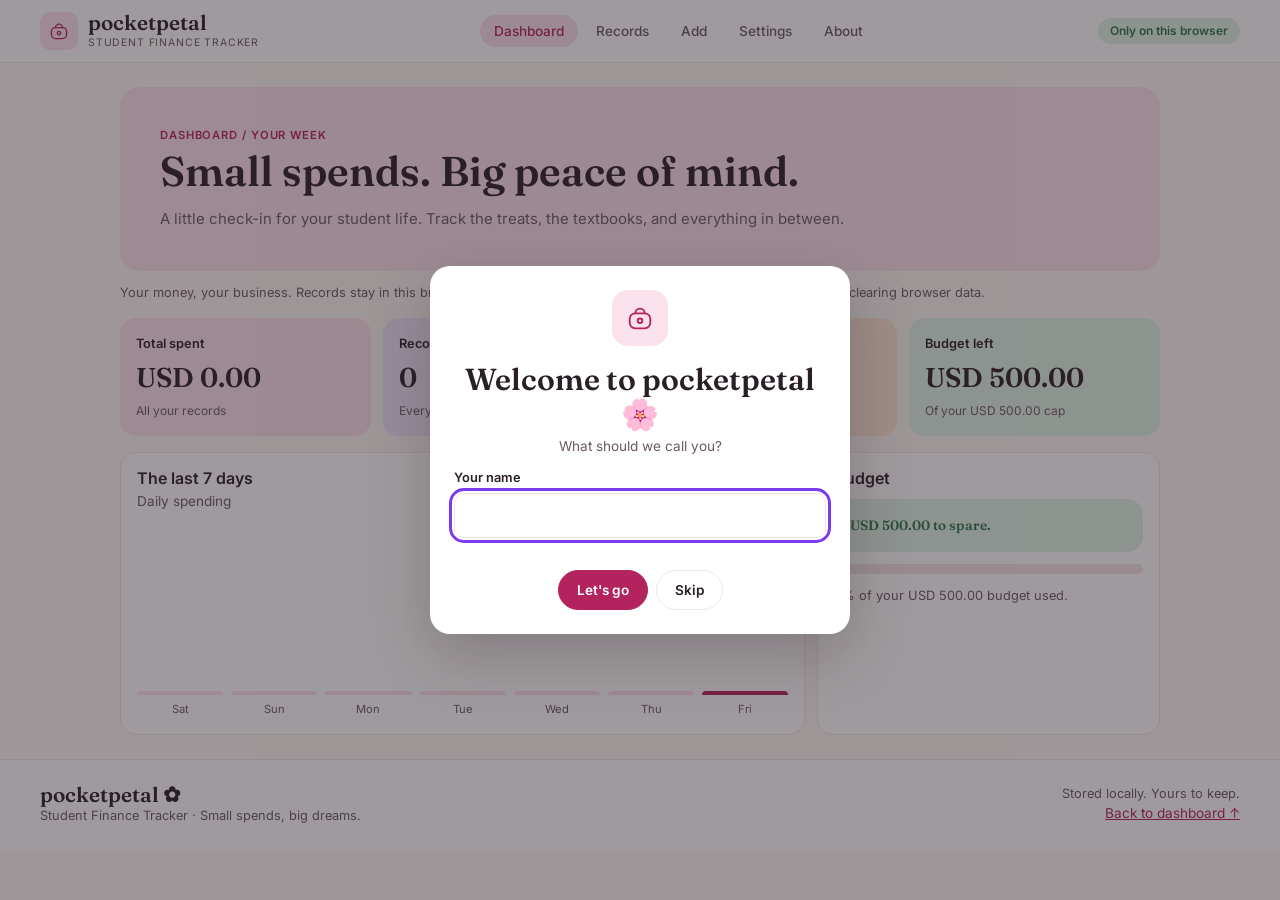
<file: index.html>
<!DOCTYPE html>
<html lang="en">
<head>
  <meta charset="UTF-8">
  <meta name="viewport" content="width=device-width, initial-scale=1.0">
  <meta name="author" content="Fatma Samir">
  <title>pocketpetal · Student Finance Tracker</title>
  <link rel="icon" href="data:,">
  <link rel="stylesheet" href="styles/main.css">
</head>
<body>
  <a href="#main" class="skip-link">Skip to content</a>

  <header class="site-header">
    <a href="#dashboard" class="brand">
      <span class="brand-icon" aria-hidden="true">
        <svg viewBox="0 0 32 32" width="22" height="22" fill="none" stroke="currentColor" stroke-width="2" stroke-linecap="round" stroke-linejoin="round">
          <path d="M11 11a5 5 0 0 1 10 0"/>
          <rect x="5" y="11" width="22" height="16" rx="6"/>
          <circle cx="16" cy="19" r="2.5"/>
        </svg>
      </span>
      <span>
        <span class="brand-name">pocketpetal</span>
        <span class="brand-sub">Student Finance Tracker</span>
      </span>
    </a>
    <nav aria-label="Main">
      <ul>
        <li><a href="#dashboard">Dashboard</a></li>
        <li><a href="#records">Records</a></li>
        <li><a href="#add">Add</a></li>
        <li><a href="#settings">Settings</a></li>
        <li><a href="#about">About</a></li>
      </ul>
    </nav>
    <p class="badge badge-mint">Only on this browser</p>
  </header>

  <main id="main" tabindex="-1">
    <section id="dashboard" aria-labelledby="dashboard-title">
      <div class="hero">
        <p class="eyebrow">Dashboard / Your week</p>
        <h1 id="dashboard-title">Small spends. Big peace of mind.</h1>
        <p class="hero-text">A little check-in for your student life. Track the treats, the textbooks, and everything in between.</p>
      </div>
      <p class="note">Your money, your business. Records stay in this browser, with no account and no cloud sync. Export a backup before clearing browser data.</p>

      <div class="stats">
        <p class="stat stat-pink"><span class="stat-label">Total spent</span><strong id="stat-total">0</strong><span class="stat-note">All your records</span></p>
        <p class="stat stat-lavender"><span class="stat-label">Records</span><strong id="stat-count">0</strong><span class="stat-note">Every little spend counts</span></p>
        <p class="stat stat-peach"><span class="stat-label">Top category</span><strong id="stat-top">-</strong><span class="stat-note">Where most money went</span></p>
        <p class="stat stat-mint"><span class="stat-label">Budget left</span><strong id="stat-left">0</strong><span class="stat-note" id="stat-left-note">Of your cap</span></p>
      </div>

      <div class="dash-grid">
        <div class="card">
          <h2 class="card-title">The last 7 days</h2>
          <p class="card-sub">Daily spending</p>
          <ul id="chart" class="chart" aria-label="Spending in the last 7 days"></ul>
        </div>
        <div class="card cap-card">
          <h2 class="card-title">Budget</h2>
          <p id="cap-message" class="cap" role="status" aria-live="polite"></p>
          <div class="progress" aria-hidden="true"><span id="cap-bar" class="progress-bar"></span></div>
          <p id="cap-detail" class="small"></p>
        </div>
      </div>
    </section>

    <section id="records" aria-labelledby="records-title">
      <div class="section-head">
        <span class="section-number" aria-hidden="true">02</span>
        <div>
          <p class="eyebrow">Records</p>
          <h2 id="records-title">Your spending diary</h2>
          <p class="section-sub">Find a spend, make a tweak, keep the story tidy.</p>
        </div>
      </div>

      <div class="card toolbar">
        <div class="field field-grow">
          <label for="search-input">Search &amp; highlight (regex)</label>
          <input type="text" id="search-input" placeholder="e.g. coffee|tea">
        </div>
        <div class="field">
          <label for="sort-select">Sort by</label>
          <select id="sort-select">
            <option value="date-desc">Date (newest first)</option>
            <option value="date-asc">Date (oldest first)</option>
            <option value="description-asc">Description (A-Z)</option>
            <option value="description-desc">Description (Z-A)</option>
            <option value="amount-asc">Amount (low to high)</option>
            <option value="amount-desc">Amount (high to low)</option>
          </select>
        </div>
        <label class="check"><input type="checkbox" id="search-case" checked> Ignore case</label>
        <p id="search-error" class="error" role="status" aria-live="polite"></p>
      </div>

      <p id="records-status" role="status" aria-live="polite"></p>

      <div class="card table-card">
        <table>
          <thead>
            <tr><th scope="col">Date</th><th scope="col">Description</th><th scope="col">Category</th><th scope="col">Amount</th><th scope="col">Actions</th></tr>
          </thead>
          <tbody id="records-body"></tbody>
        </table>
        <p id="records-total" class="table-total"></p>
      </div>

      <div id="empty-state" class="empty" hidden>
        <p class="eyebrow">A fresh diary</p>
        <p class="empty-title">No records yet. Your first spend starts the story.</p>
        <a href="#add" class="button-link">Add first spend</a>
      </div>
    </section>

    <section id="add" aria-labelledby="add-title">
      <div class="section-head">
        <span class="section-number" aria-hidden="true">03</span>
        <div>
          <p class="eyebrow">Add transaction</p>
          <h2 id="add-title">Log a little spend</h2>
          <p class="section-sub">The small stuff adds up. Give it a place in your diary.</p>
        </div>
      </div>

      <div class="add-grid">
        <form id="record-form" class="card" novalidate>
          <div class="field form-wide">
            <label for="description">Description</label>
            <input type="text" id="description" aria-describedby="description-error">
            <p id="description-error" class="error"></p>
          </div>
          <div class="field">
            <label for="amount">Amount (USD)</label>
            <input type="text" id="amount" inputmode="decimal" aria-describedby="amount-error">
            <p id="amount-error" class="error"></p>
          </div>
          <div class="field">
            <label for="category">Category</label>
            <select id="category" aria-describedby="category-error"></select>
            <p id="category-error" class="error"></p>
          </div>
          <div class="field">
            <label for="date">Date</label>
            <input type="date" id="date" aria-describedby="date-error">
            <p id="date-error" class="error"></p>
          </div>
          <div class="form-wide">
            <button type="submit">Add transaction</button>
            <p id="form-status" role="status" aria-live="polite"></p>
          </div>
        </form>

        <aside class="tip" aria-label="Tip">
          <span class="tip-icon" aria-hidden="true">✿</span>
          <h3>Tiny habits, happy wallet.</h3>
          <p>Log it while it's fresh. Your saved spend updates the diary, chart, and budget together.</p>
        </aside>
      </div>
    </section>

    <section id="settings" aria-labelledby="settings-title">
      <div class="section-head">
        <span class="section-number" aria-hidden="true">04</span>
        <div>
          <p class="eyebrow">Settings</p>
          <h2 id="settings-title">Make it yours</h2>
          <p class="section-sub">A budget that fits your life, not the other way around.</p>
        </div>
      </div>

      <p id="settings-status" role="status" aria-live="polite"></p>

      <div class="settings-grid">
        <div class="card">
          <h3>Your name</h3>
          <form id="name-form">
            <label for="name-input">Name</label>
            <input type="text" id="name-input">
            <button type="submit">Save name</button>
          </form>
        </div>

        <div class="card">
          <h3>Budget &amp; gentle warnings</h3>
          <form id="cap-form">
            <label for="cap-input">Budget cap (USD)</label>
            <input type="text" id="cap-input" inputmode="decimal">
            <label for="warn-select">Warn me at</label>
            <select id="warn-select">
              <option value="50">50% of my budget</option>
              <option value="75">75% of my budget</option>
              <option value="90">90% of my budget</option>
            </select>
            <button type="submit">Save budget</button>
          </form>
        </div>

        <div class="card">
          <h3>Currencies &amp; rates</h3>
          <label for="currency-select">Show amounts in</label>
          <select id="currency-select">
            <option value="USD">USD (base)</option>
            <option value="EUR">EUR</option>
            <option value="RWF">RWF</option>
          </select>
          <form id="rates-form">
            <label for="rate-eur">1 USD in EUR</label>
            <input type="text" id="rate-eur" inputmode="decimal">
            <label for="rate-rwf">1 USD in RWF</label>
            <input type="text" id="rate-rwf" inputmode="decimal">
            <button type="submit">Save rates</button>
          </form>
        </div>

        <div class="card">
          <h3>Your categories</h3>
          <ul id="category-list" class="pill-list"></ul>
          <form id="category-form">
            <label for="new-category">New category name</label>
            <input type="text" id="new-category" placeholder="e.g. Personal care">
            <button type="submit">Add category</button>
          </form>
        </div>

        <div class="card card-wide">
          <h3>Import, export &amp; a little safety net</h3>
          <p class="card-sub">Browser-only means no automatic recovery. Keep a copy somewhere safe.</p>
          <button type="button" id="sample-btn">Load sample data</button>
          <button type="button" id="export-btn">Export JSON</button>
          <label for="import-file">Restore a JSON backup</label>
          <input type="file" id="import-file" accept=".json,application/json">
          <p class="habit"><span class="chip">Suggested habit</span> Make Sunday your backup day. A tiny export is a big safety net.</p>
        </div>
      </div>
    </section>

    <section id="about" aria-labelledby="about-title">
      <div class="section-head">
        <span class="section-number" aria-hidden="true">05</span>
        <div>
          <p class="eyebrow">About</p>
          <h2 id="about-title">A pocket-sized bit of calm</h2>
          <p class="section-sub">About pocketpetal, your student finance tracker</p>
        </div>
      </div>

      <div class="about-card">
        <div>
          <h3>Less money stress. More student life.</h3>
          <p>pocketpetal is a one-page spending diary for students. Record purchases, see where your money goes, and get a nudge before you go over budget. Built with plain (vanilla) HTML, CSS and JavaScript.</p>
          <p class="small">Nothing is sent to a server. Clearing site data removes your records, so your exported JSON backup is your way back.</p>
        </div>
        <div class="contact">
          <h3>Contact</h3>
          <p>Made by Fatma Samir.</p>
          <ul>
            <li>GitHub: <a href="https://github.com/fmohamed-a11y">fmohamed-a11y</a></li>
            <li>Email: <a href="mailto:f.mohamed@alustudent.com">f.mohamed@alustudent.com</a></li>
          </ul>
        </div>
      </div>
    </section>
  </main>

  <footer class="site-footer">
    <div>
      <p class="brand-name">pocketpetal ✿</p>
      <p class="small">Student Finance Tracker · Small spends, big dreams.</p>
    </div>
    <div class="footer-right">
      <p class="small">Stored locally. Yours to keep.</p>
      <a href="#dashboard">Back to dashboard ↑</a>
    </div>
  </footer>

  <dialog id="welcome" class="welcome" aria-labelledby="welcome-title">
    <form id="welcome-form" novalidate>
      <span class="brand-icon brand-icon-large" aria-hidden="true">
        <svg viewBox="0 0 32 32" width="30" height="30" fill="none" stroke="currentColor" stroke-width="2" stroke-linecap="round" stroke-linejoin="round">
          <path d="M11 11a5 5 0 0 1 10 0"/>
          <rect x="5" y="11" width="22" height="16" rx="6"/>
          <circle cx="16" cy="19" r="2.5"/>
        </svg>
      </span>
      <h2 id="welcome-title">Welcome to pocketpetal 🌸</h2>
      <p class="card-sub">What should we call you?</p>
      <label for="welcome-name">Your name</label>
      <input type="text" id="welcome-name" aria-describedby="welcome-error" autocomplete="given-name">
      <p id="welcome-error" class="error" role="status" aria-live="polite"></p>
      <div class="dialog-actions">
        <button type="submit">Let's go</button>
        <button type="button" id="welcome-skip" class="button-ghost">Skip</button>
      </div>
    </form>
  </dialog>

  <div id="toast" class="toast" role="status" aria-live="polite"></div>

  <script type="module" src="scripts/main.js"></script>
</body>
</html>
</file>
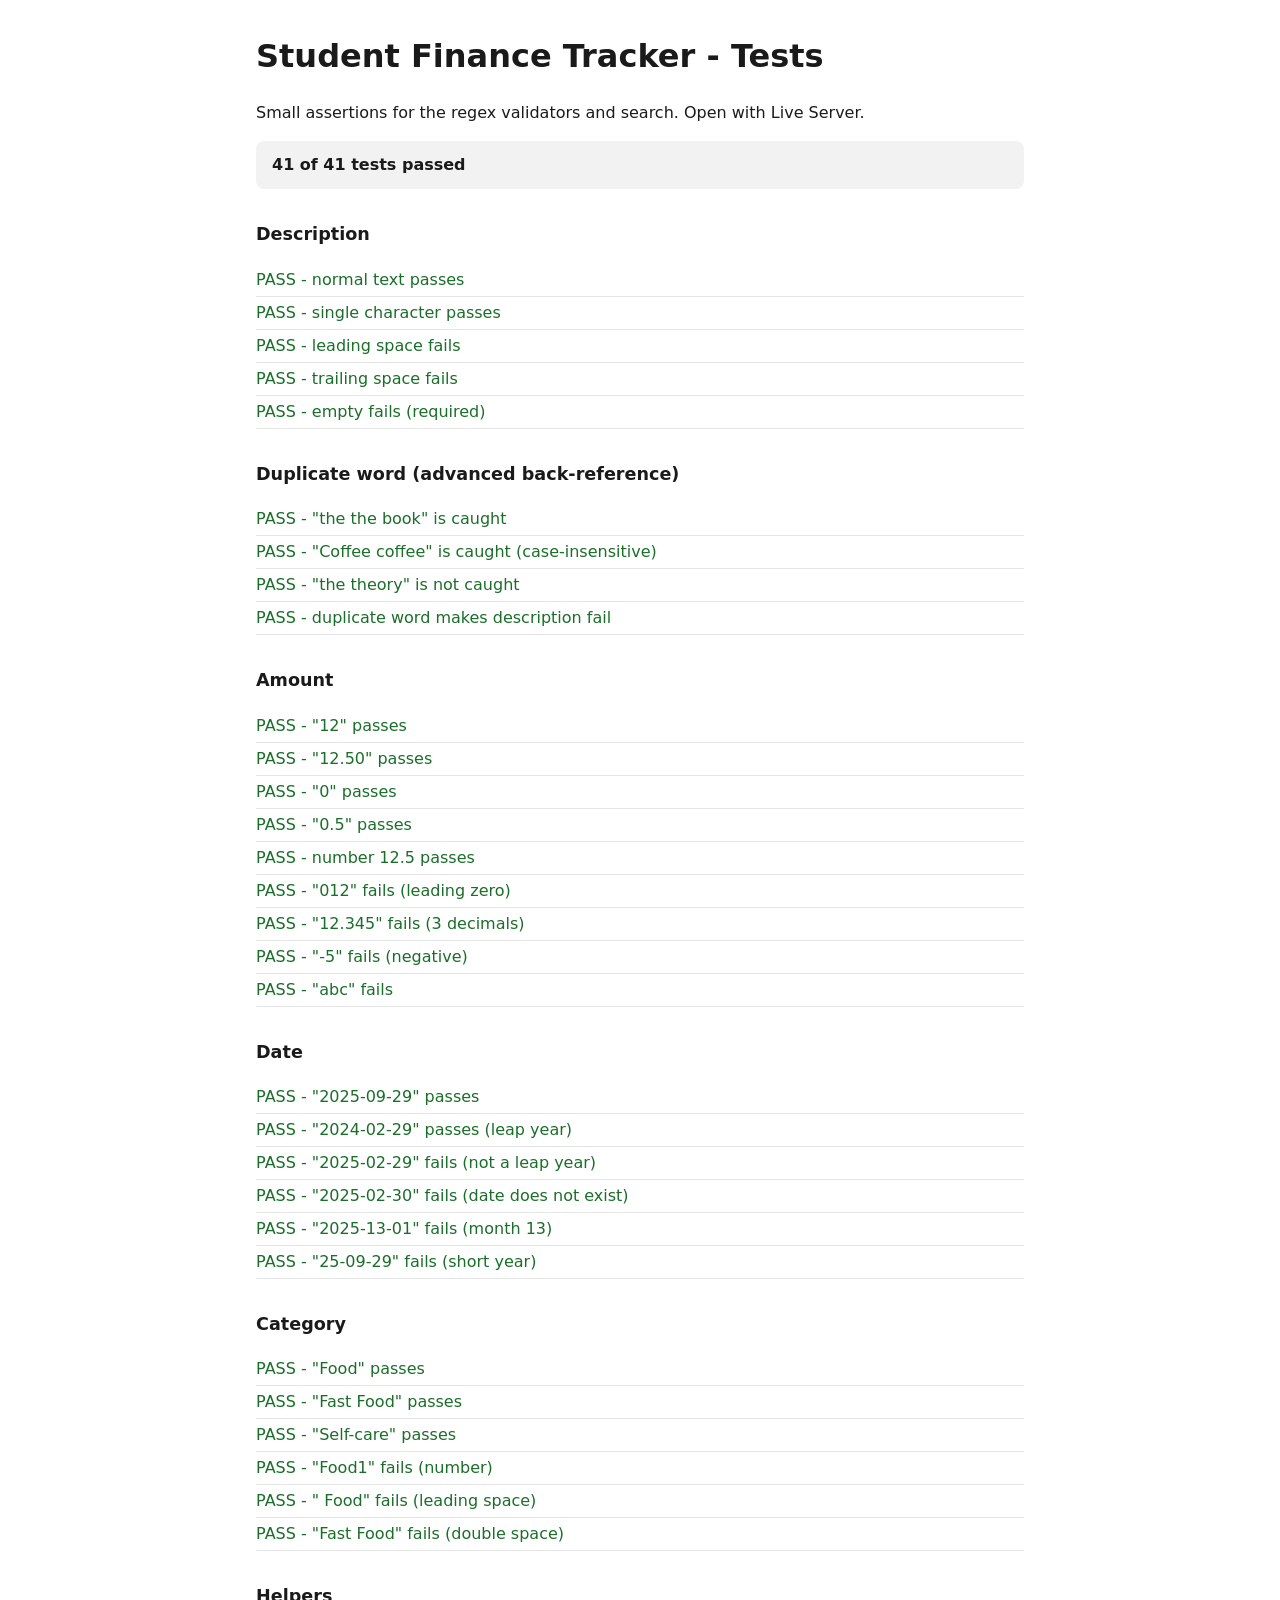
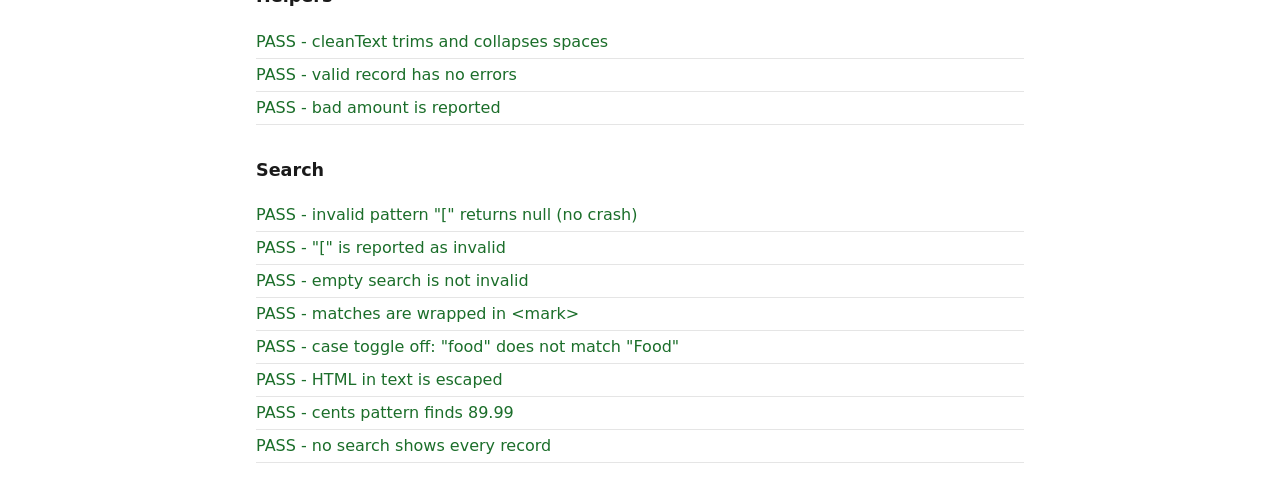
<file: tests.html>
<!DOCTYPE html>
<html lang="en">
<head>
  <meta charset="UTF-8">
  <meta name="viewport" content="width=device-width, initial-scale=1.0">
  <title>Tests - Student Finance Tracker</title>
  <link rel="icon" href="data:,">
  <style>
    body { font-family: system-ui, sans-serif; max-width: 48rem; margin: 2rem auto; padding: 0 1rem; line-height: 1.5; color: #1a1a1a; }
    h2 { margin-top: 2rem; font-size: 1.1rem; }
    ul { list-style: none; padding: 0; }
    li { padding: 0.25rem 0; border-bottom: 1px solid #e5e5e5; }
    .pass { color: #1b6e2a; }
    .fail { color: #b3261e; font-weight: 600; }
    #summary { padding: 0.75rem 1rem; border-radius: 0.5rem; background: #f2f2f2; font-weight: 600; }
  </style>
</head>
<body>
  <header>
    <h1>Student Finance Tracker - Tests</h1>
    <p>Small assertions for the regex validators and search. Open with Live Server.</p>
  </header>

  <main>
    <p id="summary" role="status" aria-live="polite">Running tests...</p>
    <div id="results"></div>
  </main>

  <script type="module">
    import { PATTERNS, cleanText, validateField, validateRecord, isValid } from './scripts/validators.js';
    import { compileRegex, isInvalidPattern, matchesRecord, highlight } from './scripts/search.js';

    const passes = (field, value) => validateField(field, value) === '';

    const suites = {
      'Description': [
        ['normal text passes', passes('description', 'Lunch at cafeteria'), true],
        ['single character passes', passes('description', 'A'), true],
        ['leading space fails', passes('description', ' Lunch'), false],
        ['trailing space fails', passes('description', 'Lunch '), false],
        ['empty fails (required)', passes('description', ''), false],
      ],
      'Duplicate word (advanced back-reference)': [
        ['"the the book" is caught', PATTERNS.duplicateWord.test('the the book'), true],
        ['"Coffee coffee" is caught (case-insensitive)', PATTERNS.duplicateWord.test('Coffee coffee'), true],
        ['"the theory" is not caught', PATTERNS.duplicateWord.test('the theory'), false],
        ['duplicate word makes description fail', passes('description', 'Bus bus pass'), false],
      ],
      'Amount': [
        ['"12" passes', passes('amount', '12'), true],
        ['"12.50" passes', passes('amount', '12.50'), true],
        ['"0" passes', passes('amount', '0'), true],
        ['"0.5" passes', passes('amount', '0.5'), true],
        ['number 12.5 passes', passes('amount', 12.5), true],
        ['"012" fails (leading zero)', passes('amount', '012'), false],
        ['"12.345" fails (3 decimals)', passes('amount', '12.345'), false],
        ['"-5" fails (negative)', passes('amount', '-5'), false],
        ['"abc" fails', passes('amount', 'abc'), false],
      ],
      'Date': [
        ['"2025-09-29" passes', passes('date', '2025-09-29'), true],
        ['"2024-02-29" passes (leap year)', passes('date', '2024-02-29'), true],
        ['"2025-02-29" fails (not a leap year)', passes('date', '2025-02-29'), false],
        ['"2025-02-30" fails (date does not exist)', passes('date', '2025-02-30'), false],
        ['"2025-13-01" fails (month 13)', passes('date', '2025-13-01'), false],
        ['"25-09-29" fails (short year)', passes('date', '25-09-29'), false],
      ],
      'Category': [
        ['"Food" passes', passes('category', 'Food'), true],
        ['"Fast Food" passes', passes('category', 'Fast Food'), true],
        ['"Self-care" passes', passes('category', 'Self-care'), true],
        ['"Food1" fails (number)', passes('category', 'Food1'), false],
        ['" Food" fails (leading space)', passes('category', ' Food'), false],
        ['"Fast  Food" fails (double space)', passes('category', 'Fast  Food'), false],
      ],
      'Helpers': [
        ['cleanText trims and collapses spaces', cleanText('  Lunch   at  cafe '), 'Lunch at cafe'],
        ['valid record has no errors', isValid(validateRecord({ description: 'Bus pass', amount: 45, category: 'Transport', date: '2025-09-20' })), true],
        ['bad amount is reported', Object.keys(validateRecord({ description: 'Bus pass', amount: 'abc', category: 'Transport', date: '2025-09-20' })), ['amount']],
      ],
      'Search': [
        ['invalid pattern "[" returns null (no crash)', compileRegex('['), null],
        ['"[" is reported as invalid', isInvalidPattern('['), true],
        ['empty search is not invalid', isInvalidPattern(''), false],
        ['matches are wrapped in <mark>', highlight('Coffee and tea', compileRegex('coffee|tea')), '<mark>Coffee</mark> and <mark>tea</mark>'],
        ['case toggle off: "food" does not match "Food"', highlight('Food', compileRegex('food', false)), 'Food'],
        ['HTML in text is escaped', highlight('<b>Lunch</b>', compileRegex('Lunch')), '&lt;b&gt;<mark>Lunch</mark>&lt;/b&gt;'],
        ['cents pattern finds 89.99', matchesRecord({ description: 'Textbook', amount: 89.99, category: 'Books', date: '2025-09-23' }, compileRegex('\\.\\d{2}\\b')), true],
        ['no search shows every record', matchesRecord({ description: 'Bus pass' }, null), true],
      ],
    };

    const same = (a, b) => JSON.stringify(a) === JSON.stringify(b);

    const results = document.getElementById('results');
    let passed = 0;
    let total = 0;

    for (const [title, tests] of Object.entries(suites)) {
      const heading = document.createElement('h2');
      heading.textContent = title;
      const list = document.createElement('ul');

      for (const [label, actual, expected] of tests) {
        const ok = same(actual, expected);
        total += 1;
        if (ok) passed += 1;

        const item = document.createElement('li');
        item.className = ok ? 'pass' : 'fail';
        item.textContent = ok
          ? `PASS - ${label}`
          : `FAIL - ${label} (expected ${JSON.stringify(expected)}, got ${JSON.stringify(actual)})`;
        list.append(item);
      }
      results.append(heading, list);
    }

    document.getElementById('summary').textContent = `${passed} of ${total} tests passed`;
  </script>
</body>
</html>
</file>
<file: styles/main.css>
@import url('https://fonts.googleapis.com/css2?family=Fraunces:opsz,wght@9..144,600&family=Inter:wght@400;500;600&display=swap');

:root {
  --bg: #fcf7f5;
  --surface: #ffffff;
  --border: #f1e4e8;

  --pink: #fbe1ec;
  --lavender: #ede6f9;
  --peach: #fde5d6;
  --mint: #def3e7;
  --yellow: #fdf0a8;
  --amber: #fff4d6;
  --amber-text: #8a5a00;

  --primary: #b3245f;
  --primary-dark: #8f1a4b;
  --text: #2a1f26;
  --muted: #6b5a64;
  --error: #c0263f;
  --success: #2c7349;
  --focus: #7c3aed;

  --radius: 16px;
  --radius-small: 10px;
  --space-1: 8px;
  --space-2: 16px;
  --space-3: 24px;
  --space-4: 40px;

  --font-heading: 'Fraunces', Georgia, serif;
  --font-body: 'Inter', system-ui, sans-serif;
}

* {
  box-sizing: border-box;
}

html {
  scroll-behavior: smooth;
}

body {
  margin: 0;
  background: var(--bg);
  color: var(--text);
  font-family: var(--font-body);
  font-size: 15px;
  line-height: 1.5;
}

h1,
h2,
h3 {
  font-family: var(--font-heading);
  font-weight: 600;
  line-height: 1.15;
  margin: 0;
}

h1 { font-size: 2rem; }
h2 { font-size: 1.6rem; }
h3 { font-size: 1.1rem; margin-bottom: var(--space-1); }

p {
  margin: 0;
}

a {
  color: var(--primary);
}

:focus-visible {
  outline: 3px solid var(--focus);
  outline-offset: 2px;
}

.visually-hidden {
  position: absolute;
  width: 1px;
  height: 1px;
  overflow: hidden;
  clip: rect(0 0 0 0);
  white-space: nowrap;
}

.skip-link {
  position: absolute;
  top: -100px;
  left: var(--space-2);
  background: var(--primary);
  color: #fff;
  padding: var(--space-1) var(--space-2);
  border-radius: var(--radius-small);
  z-index: 60;
  transition: top 0.2s ease;
}

.skip-link:focus {
  top: var(--space-2);
}

.site-header {
  position: sticky;
  top: 0;
  z-index: 20;
  display: flex;
  flex-wrap: wrap;
  align-items: center;
  justify-content: space-between;
  gap: 12px var(--space-2);
  background: var(--surface);
  border-bottom: 1px solid var(--border);
  padding: 12px var(--space-2);
}

.brand {
  display: flex;
  align-items: center;
  gap: 10px;
  color: var(--text);
  text-decoration: none;
}

.brand-icon {
  display: grid;
  place-items: center;
  width: 38px;
  height: 38px;
  border-radius: var(--radius-small);
  background: var(--pink);
  color: var(--primary);
}

.brand-icon-large {
  width: 56px;
  height: 56px;
  border-radius: var(--radius);
  margin: 0 auto var(--space-2);
}

.brand-name {
  display: block;
  font-family: var(--font-heading);
  font-size: 1.3rem;
  font-weight: 600;
  line-height: 1.1;
}

.brand-sub {
  display: block;
  font-size: 0.65rem;
  letter-spacing: 0.08em;
  text-transform: uppercase;
  color: var(--muted);
}

nav {
  order: 3;
  width: 100%;
}

nav ul {
  list-style: none;
  margin: 0;
  padding: 0;
  display: flex;
  flex-wrap: wrap;
  gap: 4px;
}

nav a {
  display: inline-block;
  padding: 6px 14px;
  border-radius: 999px;
  color: var(--muted);
  text-decoration: none;
  font-size: 0.85rem;
  font-weight: 500;
  transition: background 0.2s ease, color 0.2s ease;
}

nav a:hover,
nav a:focus-visible {
  background: var(--pink);
  color: var(--primary);
}

body:not(:has(main > section:target)) nav a[href="#dashboard"],
body:has(#dashboard:target) nav a[href="#dashboard"],
body:has(#records:target) nav a[href="#records"],
body:has(#add:target) nav a[href="#add"],
body:has(#settings:target) nav a[href="#settings"],
body:has(#about:target) nav a[href="#about"] {
  background: var(--pink);
  color: var(--primary);
}

.badge {
  font-size: 0.75rem;
  font-weight: 600;
  padding: 4px 12px;
  border-radius: 999px;
}

.badge-mint {
  background: var(--mint);
  color: var(--success);
}

main {
  max-width: 1120px;
  margin: 0 auto;
  padding: var(--space-2);
}

main:focus {
  outline: none;
}

main > section {
  display: none;
  scroll-margin-top: 90px;
  animation: rise 0.35s ease both;
}

main > section:target,
main:not(:has(> section:target)) > #dashboard {
  display: block;
}

.section-head {
  display: flex;
  gap: 12px;
  align-items: flex-start;
  margin-bottom: var(--space-2);
}

.section-number {
  display: grid;
  place-items: center;
  min-width: 30px;
  height: 30px;
  border-radius: 8px;
  background: var(--pink);
  color: var(--primary);
  font-size: 0.75rem;
  font-weight: 600;
}

.eyebrow {
  font-size: 0.7rem;
  font-weight: 600;
  letter-spacing: 0.08em;
  text-transform: uppercase;
  color: var(--primary);
  margin-bottom: 4px;
}

.section-sub,
.card-sub {
  color: var(--muted);
  font-size: 0.85rem;
  margin-top: 4px;
}

.small {
  font-size: 0.8rem;
  color: var(--muted);
}

.card {
  background: var(--surface);
  border: 1px solid var(--border);
  border-radius: var(--radius);
  padding: var(--space-2);
}

.chip {
  display: inline-block;
  background: var(--surface);
  border-radius: 999px;
  padding: 3px 12px;
  font-size: 0.75rem;
  font-weight: 600;
}

.hero {
  background: var(--pink);
  border-radius: 20px;
  padding: var(--space-3) var(--space-2);
  margin-bottom: 12px;
}

.hero h1 {
  margin-bottom: 12px;
}

.hero-text {
  color: var(--muted);
}

.note {
  font-size: 0.8rem;
  color: var(--muted);
  margin-bottom: var(--space-2);
}

.stats {
  display: grid;
  grid-template-columns: 1fr;
  gap: 12px;
  margin-bottom: var(--space-2);
}

.stat {
  padding: var(--space-2);
  border-radius: var(--radius);
  transition: transform 0.2s ease;
}

.stat:hover {
  transform: translateY(-3px);
}

.stat-label {
  display: block;
  font-size: 0.8rem;
  font-weight: 600;
}

.stat strong {
  display: block;
  font-family: var(--font-heading);
  font-size: 1.7rem;
  font-weight: 600;
  margin: 4px 0;
  overflow-wrap: anywhere;
}

.stat-note {
  display: block;
  font-size: 0.75rem;
  color: var(--muted);
}

.stat-pink { background: var(--pink); }
.stat-lavender { background: var(--lavender); }
.stat-peach { background: var(--peach); }
.stat-mint { background: var(--mint); }

.dash-grid {
  display: grid;
  grid-template-columns: 1fr;
  gap: 12px;
}

.card-title {
  font-family: var(--font-body);
  font-size: 1rem;
  font-weight: 600;
  margin-bottom: 0;
}

.chart {
  list-style: none;
  margin: var(--space-2) 0 0;
  padding: 0;
  height: 190px;
  display: flex;
  align-items: flex-end;
  gap: var(--space-1);
}

.bar-item {
  flex: 1;
  height: 100%;
  display: flex;
  flex-direction: column;
  justify-content: flex-end;
  align-items: center;
}

.bar-value {
  font-size: 0.7rem;
  font-weight: 600;
  min-height: 1.2em;
  margin-bottom: 4px;
}

.bar {
  width: 100%;
  min-height: 4px;
  max-height: calc(100% - 40px);
  background: var(--pink);
  border-radius: 6px 6px 0 0;
  transition: height 0.4s ease;
}

.bar-item:last-child .bar {
  background: var(--primary);
}

.bar-label {
  font-size: 0.7rem;
  color: var(--muted);
  margin-top: 6px;
}

.cap-card {
  display: flex;
  flex-direction: column;
  gap: 12px;
}

.cap {
  padding: var(--space-2);
  border-radius: var(--radius);
  font-family: var(--font-heading);
  font-size: 1.25rem;
  font-weight: 600;
}

.cap.under {
  background: var(--mint);
  color: var(--success);
}

.cap.warn {
  background: var(--amber);
  color: var(--amber-text);
  border: 2px solid #f0c45c;
}

.cap.over {
  background: #fff1f3;
  color: var(--error);
  border: 2px solid var(--error);
}

.progress {
  height: 10px;
  border-radius: 999px;
  background: var(--border);
  overflow: hidden;
}

.progress-bar {
  display: block;
  height: 100%;
  width: 0;
  background: var(--success);
  border-radius: 999px;
  transition: width 0.4s ease, background 0.4s ease;
}

.progress-bar.warn {
  background: #e0a100;
}

.progress-bar.over {
  background: var(--error);
}

label {
  display: block;
  font-size: 0.8rem;
  font-weight: 600;
  margin: 12px 0 6px;
}

input[type="text"],
input[type="date"],
select {
  width: 100%;
  padding: 10px 12px;
  font: inherit;
  color: var(--text);
  background: var(--surface);
  border: 1px solid var(--border);
  border-radius: var(--radius-small);
  transition: border-color 0.2s ease;
}

input[type="text"]:hover,
input[type="date"]:hover,
select:hover {
  border-color: var(--primary);
}

input[aria-invalid="true"] {
  border: 2px solid var(--error);
  background: #fff5f6;
}

.error {
  color: var(--error);
  font-size: 0.8rem;
  min-height: 1.2em;
  margin-top: 4px;
}

button,
.button-link {
  display: inline-block;
  font: inherit;
  font-size: 0.85rem;
  font-weight: 600;
  cursor: pointer;
  padding: 9px 18px;
  border-radius: 999px;
  border: 1px solid var(--primary);
  background: var(--primary);
  color: #fff;
  text-decoration: none;
  margin-top: 12px;
  transition: background 0.2s ease, transform 0.1s ease;
}

button:hover,
.button-link:hover {
  background: var(--primary-dark);
}

button:active {
  transform: scale(0.97);
}

.button-ghost {
  background: var(--surface);
  color: var(--text);
  border-color: var(--border);
}

.button-ghost:hover {
  background: var(--pink);
}

[role="status"] {
  min-height: 1.2em;
  color: var(--muted);
  font-size: 0.85rem;
}

.toolbar {
  margin-bottom: 12px;
}

.toolbar label {
  margin-top: 0;
}

.toolbar .field {
  margin-bottom: 12px;
}

.check {
  display: flex;
  align-items: center;
  gap: var(--space-1);
  font-weight: 500;
}

.check input {
  width: 16px;
  height: 16px;
  accent-color: var(--primary);
}

#search-error {
  color: var(--error);
}

mark {
  background: var(--yellow);
  color: var(--text);
  padding: 0 2px;
  border-radius: 3px;
}

.table-card {
  padding: 0;
  border: none;
  background: transparent;
}

table {
  width: 100%;
  border-collapse: collapse;
}

thead {
  position: absolute;
  width: 1px;
  height: 1px;
  overflow: hidden;
  clip: rect(0 0 0 0);
}

tbody tr {
  display: block;
  background: var(--surface);
  border: 1px solid var(--border);
  border-radius: var(--radius);
  padding: 12px var(--space-2);
  margin-bottom: 12px;
}

tbody td {
  display: flex;
  justify-content: space-between;
  align-items: center;
  gap: var(--space-2);
  padding: 4px 0;
}

tbody td::before {
  content: attr(data-label);
  font-size: 0.75rem;
  font-weight: 600;
  color: var(--muted);
}

td[data-label="Amount"] {
  font-weight: 600;
}

.pill {
  display: inline-block;
  background: var(--pink);
  color: var(--primary);
  padding: 2px 10px;
  border-radius: 999px;
  font-size: 0.75rem;
  font-weight: 600;
  white-space: nowrap;
}

td.actions button {
  margin: 0 0 0 4px;
  padding: 5px 12px;
  font-size: 0.8rem;
  background: var(--surface);
  color: var(--text);
  border-color: var(--border);
}

td.actions button:hover {
  background: var(--pink);
}

td.actions button[data-action="delete"] {
  color: var(--error);
}

td.actions button[data-action="save"] {
  background: var(--primary);
  color: #fff;
  border-color: var(--primary);
}

tr.editing {
  background: #faf7ff;
  border: 2px solid var(--focus);
}

tr.editing input,
tr.editing select {
  max-width: 60%;
}

.table-total {
  text-align: right;
  font-weight: 600;
  font-size: 0.85rem;
  padding: 4px var(--space-1);
}

.empty {
  background: var(--lavender);
  border-radius: var(--radius);
  padding: var(--space-3);
}

.empty-title {
  font-weight: 600;
  margin-bottom: 4px;
}

.add-grid,
.settings-grid {
  display: grid;
  grid-template-columns: 1fr;
  gap: var(--space-2);
}

.tip {
  background: var(--peach);
  border-radius: var(--radius);
  padding: var(--space-3);
}

.tip-icon {
  display: block;
  font-size: 1.8rem;
  color: var(--primary);
  margin-bottom: var(--space-1);
}

.tip h3 {
  font-size: 1.4rem;
}

.tip p {
  font-size: 0.85rem;
  color: var(--muted);
}

#settings-status {
  margin-bottom: var(--space-1);
}

.pill-list {
  display: flex;
  flex-wrap: wrap;
  gap: var(--space-1);
  padding: 0;
  margin: 0;
  list-style: none;
}

.pill-list li {
  display: flex;
  align-items: center;
  gap: 4px;
  background: var(--pink);
  color: var(--primary);
  padding: 4px 12px 4px 6px;
  border-radius: 999px;
  font-size: 0.8rem;
  font-weight: 600;
}

.category-icon {
  display: grid;
  place-items: center;
  width: 24px;
  height: 24px;
  border-radius: 50%;
  background: var(--surface);
  font-size: 0.8rem;
}

#export-btn {
  margin-top: 4px;
}

.habit {
  background: var(--peach);
  border-radius: var(--radius-small);
  padding: 12px;
  margin-top: var(--space-2);
  font-size: 0.8rem;
}

.about-card {
  display: grid;
  grid-template-columns: 1fr;
  gap: var(--space-2);
  background: var(--pink);
  border-radius: 20px;
  padding: var(--space-3) var(--space-2);
}

.about-card p {
  margin-bottom: var(--space-1);
}

.contact {
  background: var(--surface);
  border-radius: var(--radius);
  padding: var(--space-2);
}

.contact ul {
  margin: 0;
  padding-left: 18px;
  font-size: 0.85rem;
}

.site-footer {
  display: flex;
  flex-wrap: wrap;
  justify-content: space-between;
  gap: var(--space-2);
  background: var(--surface);
  border-top: 1px solid var(--border);
  padding: var(--space-3) var(--space-2);
}

.footer-right {
  font-size: 0.85rem;
}

.welcome {
  width: min(420px, calc(100% - 32px));
  border: none;
  border-radius: 20px;
  padding: var(--space-3);
  background: var(--surface);
  color: var(--text);
  text-align: center;
  box-shadow: 0 20px 60px rgba(42, 31, 38, 0.25);
}

.welcome[open] {
  animation: rise 0.35s ease both;
}

.welcome::backdrop {
  background: rgba(42, 31, 38, 0.45);
}

.welcome label,
.welcome .error {
  text-align: left;
}

.dialog-actions {
  display: flex;
  justify-content: center;
  gap: var(--space-1);
}

.toast {
  position: fixed;
  top: 20px;
  left: 50%;
  z-index: 50;
  max-width: calc(100% - 32px);
  padding: 12px 22px;
  border-radius: 999px;
  background: var(--text);
  color: #fff;
  font-weight: 600;
  box-shadow: 0 10px 30px rgba(0, 0, 0, 0.18);
  transform: translate(-50%, -150%);
  opacity: 0;
  transition: transform 0.4s ease, opacity 0.4s ease;
}

.toast.show {
  transform: translate(-50%, 0);
  opacity: 1;
}

@keyframes rise {
  from {
    opacity: 0;
    transform: translateY(12px);
  }
  to {
    opacity: 1;
    transform: translateY(0);
  }
}

@media (min-width: 768px) {
  .site-header {
    padding: 12px var(--space-4);
  }

  nav {
    order: 0;
    width: auto;
  }

  main {
    padding: var(--space-3) var(--space-4);
  }

  h1 { font-size: 2.6rem; }
  h2 { font-size: 1.9rem; }

  .hero {
    padding: var(--space-4);
  }

  .stats {
    grid-template-columns: 1fr 1fr;
  }

  .settings-grid {
    grid-template-columns: 1fr 1fr;
  }

  .card-wide {
    grid-column: 1 / -1;
  }

  .toolbar {
    display: flex;
    flex-wrap: wrap;
    align-items: flex-end;
    gap: 12px;
  }

  .toolbar .field {
    margin-bottom: 0;
  }

  .field-grow {
    flex: 1;
  }

  .check {
    margin-bottom: 10px;
  }

  #search-error {
    flex-basis: 100%;
    margin: 0;
  }

  .site-footer {
    padding: var(--space-3) var(--space-4);
  }

  .footer-right {
    text-align: right;
  }
}

@media (min-width: 1024px) {
  .stats {
    grid-template-columns: repeat(4, 1fr);
  }

  .dash-grid {
    grid-template-columns: 2fr 1fr;
  }

  .add-grid {
    grid-template-columns: 2fr 1fr;
  }

  #record-form {
    display: grid;
    grid-template-columns: 1fr 1fr 1fr;
    column-gap: var(--space-2);
  }

  .form-wide {
    grid-column: 1 / -1;
  }

  .about-card {
    grid-template-columns: 2fr 1fr;
    padding: var(--space-4);
  }

  .table-card {
    background: var(--surface);
    border: 1px solid var(--border);
    padding: var(--space-1);
  }

  thead {
    position: static;
    width: auto;
    height: auto;
    overflow: visible;
    clip: auto;
  }

  thead th {
    text-align: left;
    font-size: 0.75rem;
    font-weight: 600;
    color: var(--muted);
    background: #fbf3f6;
    padding: 12px;
  }

  thead th:first-child {
    border-radius: var(--radius-small) 0 0 var(--radius-small);
  }

  thead th:last-child {
    border-radius: 0 var(--radius-small) var(--radius-small) 0;
  }

  tbody tr {
    display: table-row;
    border: none;
    border-radius: 0;
    background: transparent;
    transition: background 0.2s ease;
  }

  tbody tr:hover {
    background: #fdf9fa;
  }

  tbody td {
    display: table-cell;
    padding: 14px 12px;
    border-bottom: 1px solid var(--border);
    vertical-align: middle;
  }

  td[data-label="Date"] {
    color: var(--muted);
    font-size: 0.85rem;
  }

  tbody td::before {
    content: none;
  }

  tr.editing {
    outline: 2px solid var(--focus);
    outline-offset: -2px;
  }

  tr.editing input,
  tr.editing select {
    max-width: 100%;
  }
}

@media (prefers-reduced-motion: reduce) {
  html {
    scroll-behavior: auto;
  }

  * {
    animation: none !important;
    transition: none !important;
  }
}
</file>
